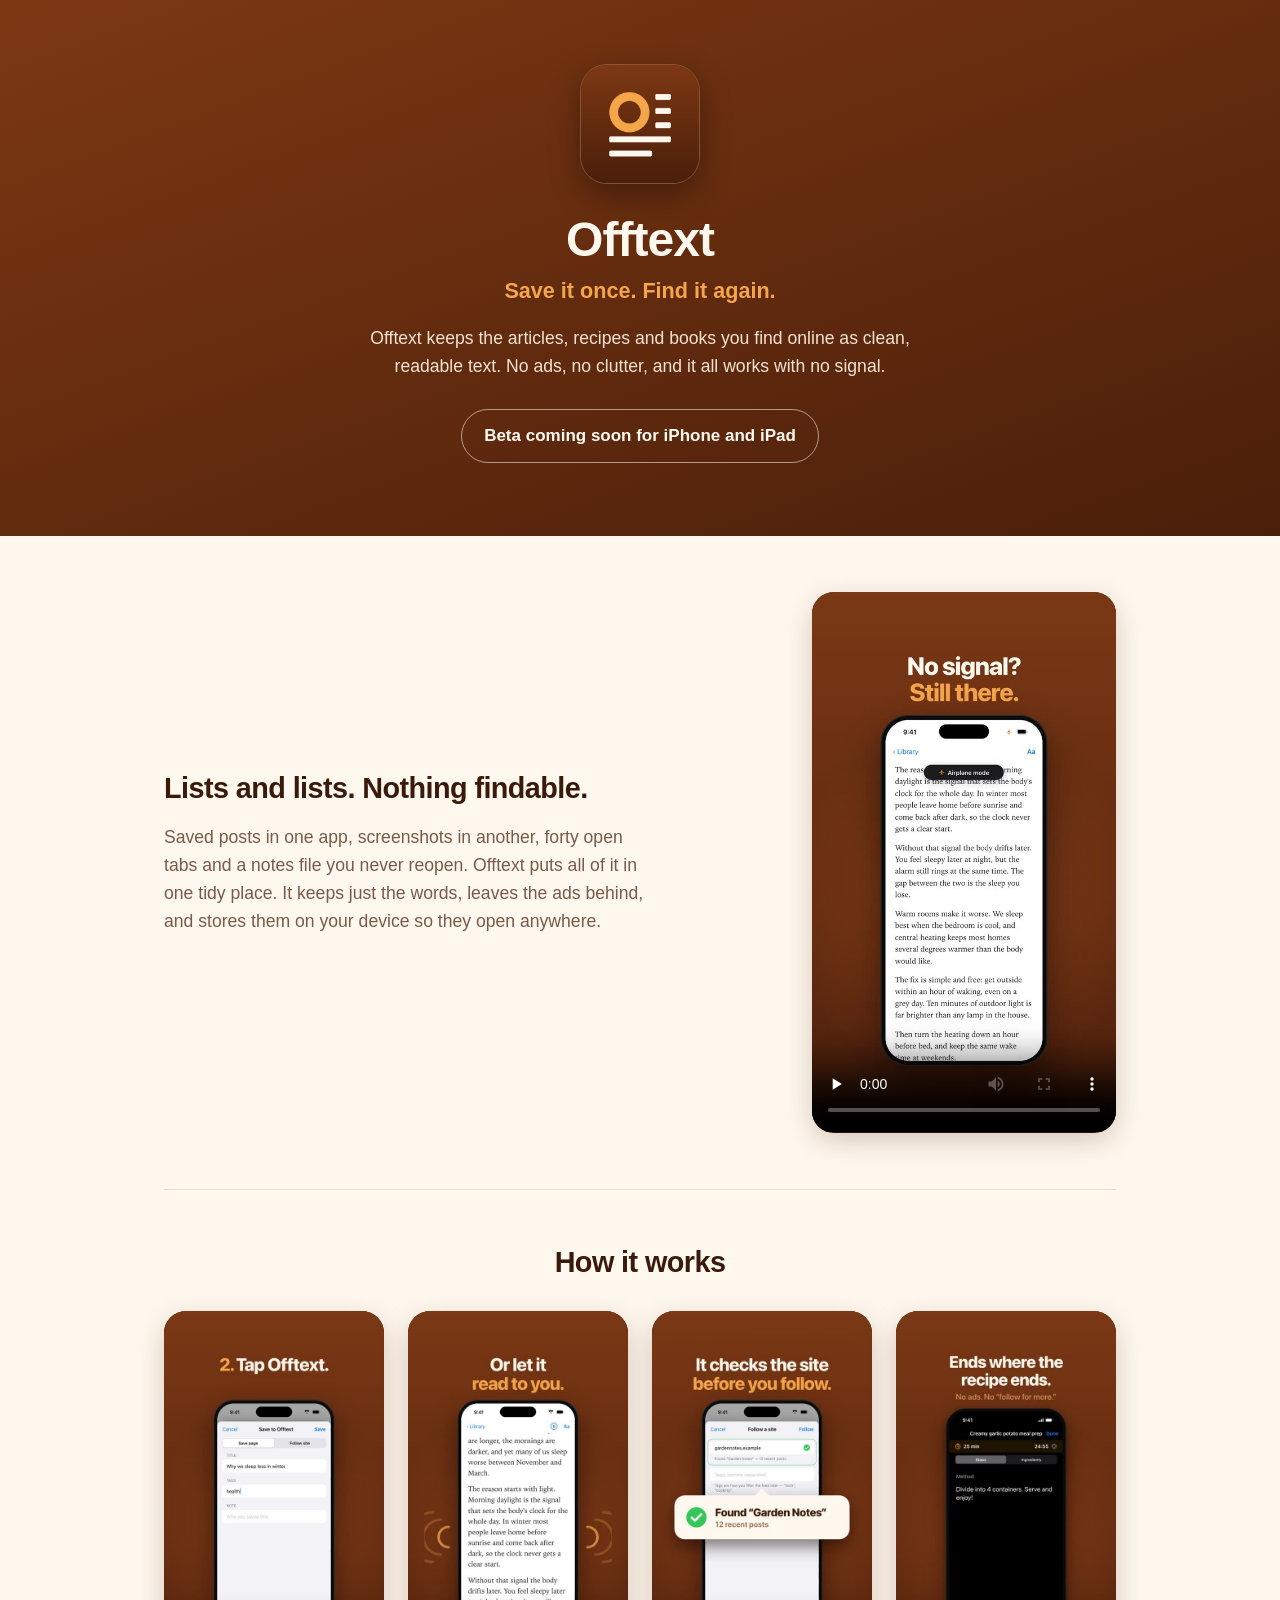
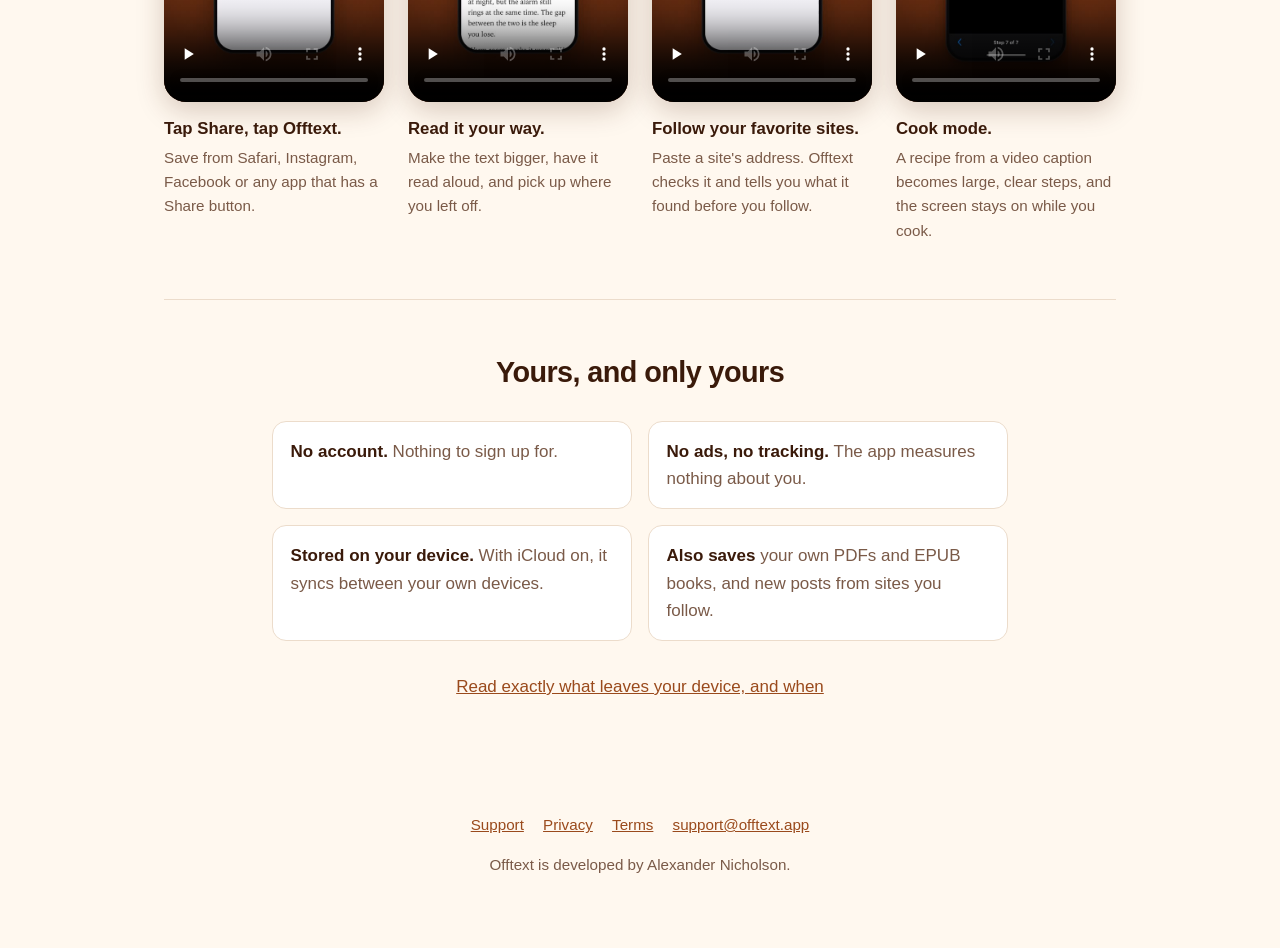
<file: index.html>
<!doctype html>
<html lang="en"><head>
<meta charset="utf-8"><meta name="viewport" content="width=device-width, initial-scale=1">
<title>Offtext — Save it once. Find it again.</title>
<meta name="description" content="Offtext saves articles, recipes and books as clean text you can read any time, even with no signal. No account, no ads, no tracking.">
<meta property="og:title" content="Offtext — Save it once. Find it again.">
<meta property="og:description" content="Save articles, recipes and books as clean text you can read any time, even with no signal.">
<meta property="og:image" content="https://offtext.app/media/icon.png">
<meta property="og:url" content="https://offtext.app/">
<meta name="theme-color" content="#4A1F0A">
<link rel="icon" href="media/favicon.png"><link rel="apple-touch-icon" href="media/touch-icon.png">
<link rel="stylesheet" href="home.css">
</head><body>

<header class="hero">
  <img class="icon" src="media/icon.png" width="120" height="120" alt="Offtext app icon">
  <h1>Offtext</h1>
  <p class="tagline">Save it once. Find it again.</p>
  <p class="lede">Offtext keeps the articles, recipes and books you find online as clean,
  readable text. No ads, no clutter, and it all works with no signal.</p>
  <p><span class="button soon">Beta coming soon for iPhone and iPad</span></p>
</header>

<main>
<section class="story">
  <div class="copy">
    <h2>Lists and lists. Nothing findable.</h2>
    <p>Saved posts in one app, screenshots in another, forty open tabs and a notes file you
    never reopen. Offtext puts all of it in one tidy place. It keeps just the words, leaves the
    ads behind, and stores them on your device so they open anywhere.</p>
  </div>
  <video controls playsinline preload="none" poster="media/what-it-is.jpg" src="media/what-it-is.mp4" aria-label="What Offtext is"></video>
</section>

<section>
  <h2 class="center">How it works</h2>
  <div class="grid">
    <figure>
      <video controls playsinline preload="none" poster="media/how-to-save.jpg" src="media/how-to-save.mp4" aria-label="How to save something"></video>
      <figcaption><strong>Tap Share, tap Offtext.</strong> Save from Safari, Instagram, Facebook or any app that has a Share button.</figcaption>
    </figure>
    <figure>
      <video controls playsinline preload="none" poster="media/reading-your-way.jpg" src="media/reading-your-way.mp4" aria-label="Reading your way"></video>
      <figcaption><strong>Read it your way.</strong> Make the text bigger, have it read aloud, and pick up where you left off.</figcaption>
    </figure>
    <figure>
      <video controls playsinline preload="none" poster="media/feeds.jpg" src="media/feeds.mp4" aria-label="Following a site"></video>
      <figcaption><strong>Follow your favorite sites.</strong> Paste a site's address. Offtext checks it and tells you what it found before you follow.</figcaption>
    </figure>
    <figure>
      <video controls playsinline preload="none" poster="media/cook-mode.jpg" src="media/cook-mode.mp4" aria-label="Cook mode"></video>
      <figcaption><strong>Cook mode.</strong> A recipe from a video caption becomes large, clear steps, and the screen stays on while you cook.</figcaption>
    </figure>
  </div>
</section>

<section class="promise">
  <h2 class="center">Yours, and only yours</h2>
  <ul>
    <li><strong>No account.</strong> Nothing to sign up for.</li>
    <li><strong>No ads, no tracking.</strong> The app measures nothing about you.</li>
    <li><strong>Stored on your device.</strong> With iCloud on, it syncs between your own devices.</li>
    <li><strong>Also saves</strong> your own PDFs and EPUB books, and new posts from sites you follow.</li>
  </ul>
  <p class="center"><a href="privacy.html">Read exactly what leaves your device, and when</a></p>
</section>
</main>

<footer>
  <nav><a href="support.html">Support</a><a href="privacy.html">Privacy</a><a href="terms.html">Terms</a><a href="mailto:support@offtext.app">support@offtext.app</a></nav>
  <p>Offtext is developed by Alexander Nicholson.</p>
</footer>
</body></html>
</file>
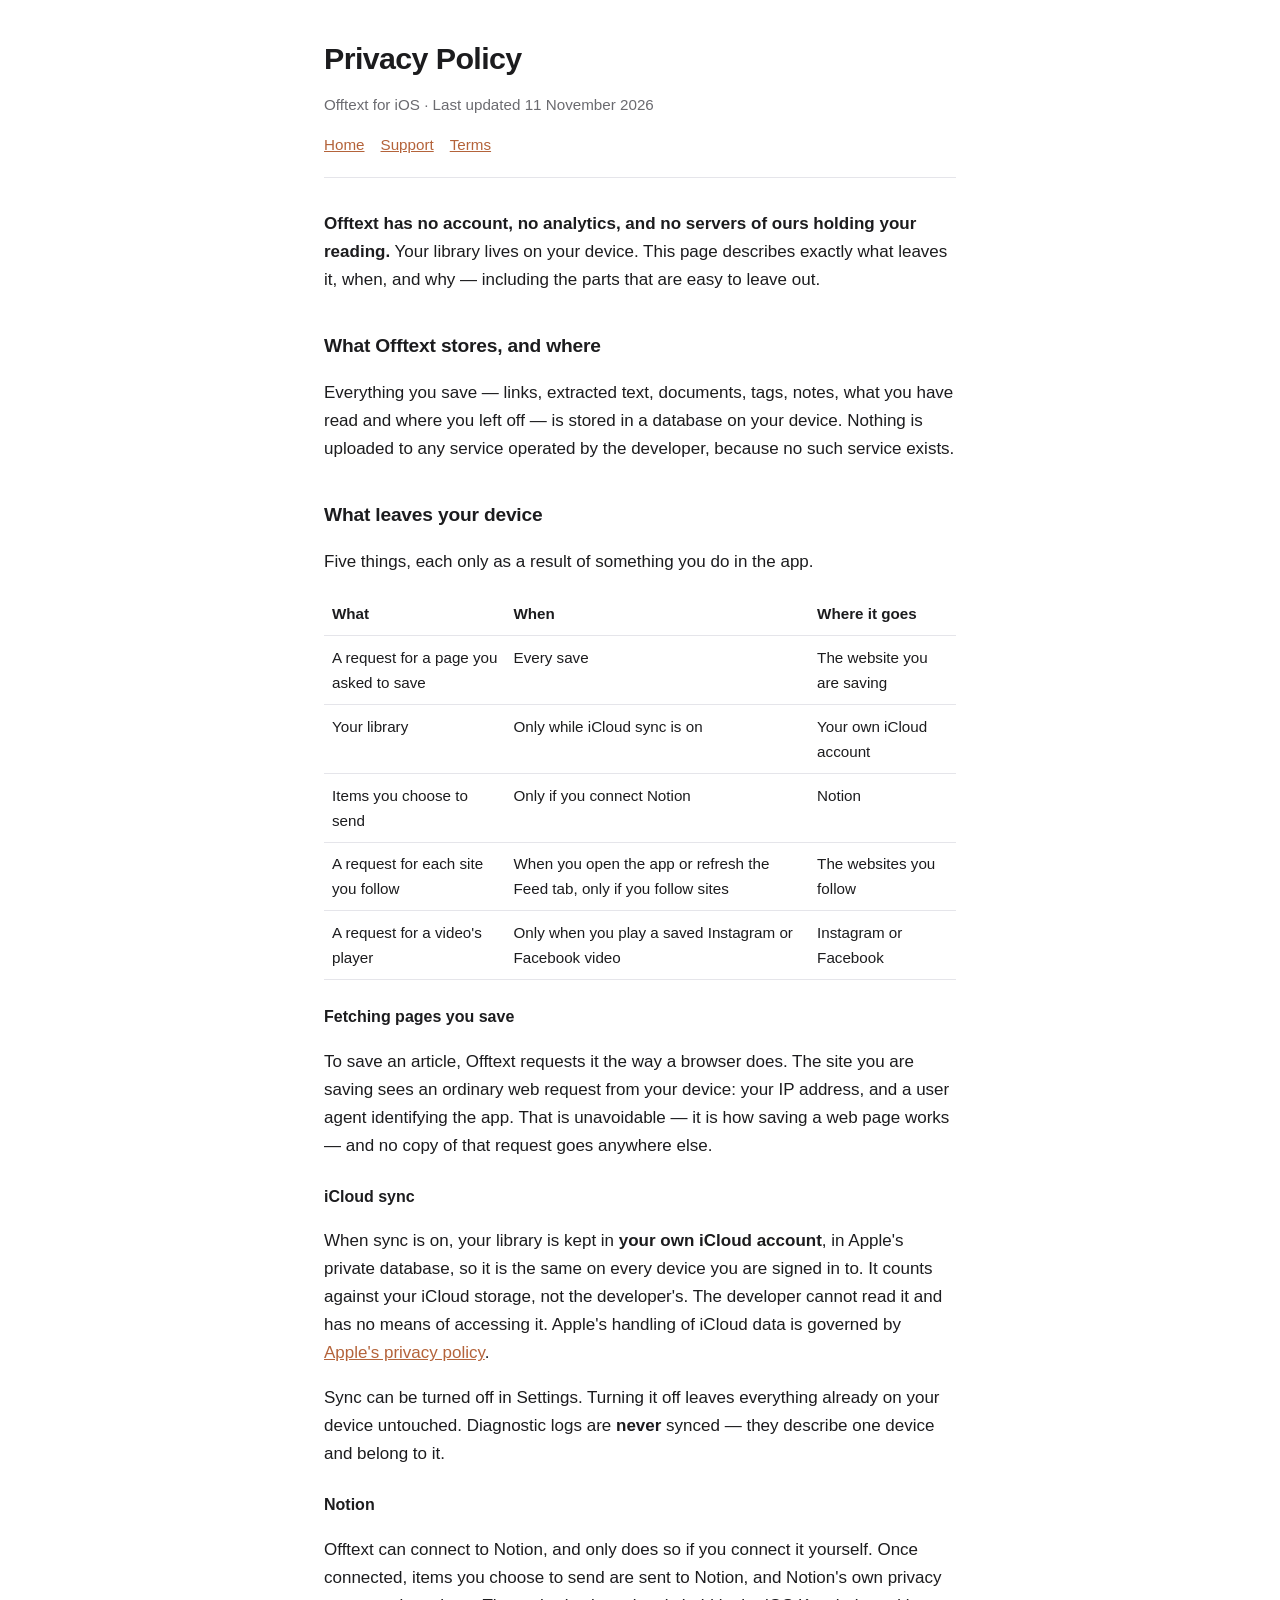
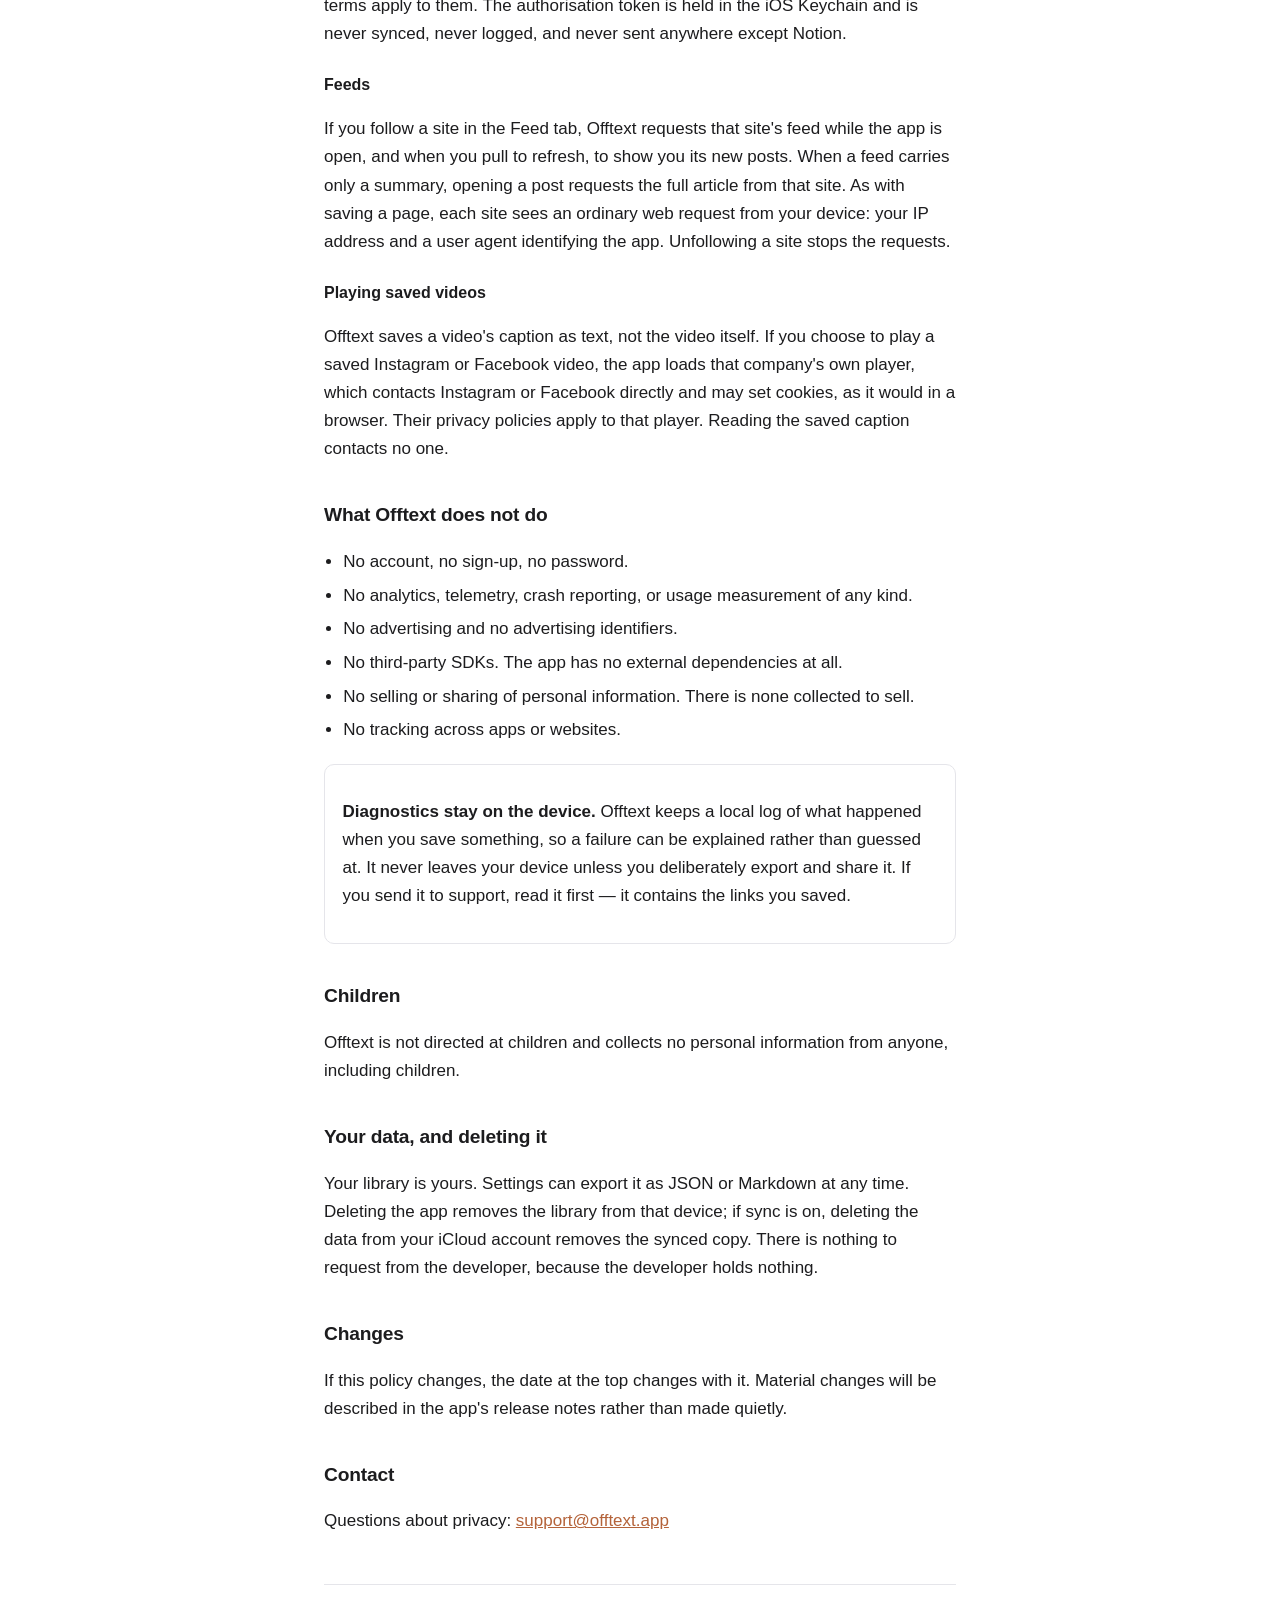
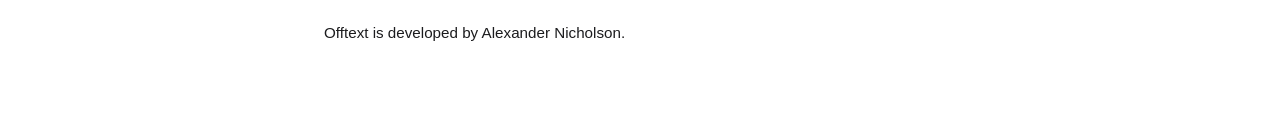
<file: privacy.html>
<!doctype html>
<html lang="en"><head>
<meta charset="utf-8"><meta name="viewport" content="width=device-width, initial-scale=1">
<title>Offtext — Privacy Policy</title><link rel="stylesheet" href="style.css">
</head><body>
<header>
<h1>Privacy Policy</h1>
<p class="muted">Offtext for iOS · Last updated 11 November 2026</p>
<nav class="muted"><a href="index.html">Home</a><a href="support.html">Support</a><a href="terms.html">Terms</a></nav>
</header>

<p><strong>Offtext has no account, no analytics, and no servers of ours holding your
reading.</strong> Your library lives on your device. This page describes exactly what
leaves it, when, and why — including the parts that are easy to leave out.</p>

<h2>What Offtext stores, and where</h2>
<p>Everything you save — links, extracted text, documents, tags, notes, what you have read
and where you left off — is stored in a database on your device. Nothing is uploaded to any
service operated by the developer, because no such service exists.</p>

<h2>What leaves your device</h2>
<p>Five things, each only as a result of something you do in the app.</p>

<table>
<tr><th>What</th><th>When</th><th>Where it goes</th></tr>
<tr><td>A request for a page you asked to save</td><td>Every save</td><td>The website you are saving</td></tr>
<tr><td>Your library</td><td>Only while iCloud sync is on</td><td>Your own iCloud account</td></tr>
<tr><td>Items you choose to send</td><td>Only if you connect Notion</td><td>Notion</td></tr>
<tr><td>A request for each site you follow</td><td>When you open the app or refresh the Feed tab, only if you follow sites</td><td>The websites you follow</td></tr>
<tr><td>A request for a video's player</td><td>Only when you play a saved Instagram or Facebook video</td><td>Instagram or Facebook</td></tr>
</table>

<h3>Fetching pages you save</h3>
<p>To save an article, Offtext requests it the way a browser does. The site you are saving
sees an ordinary web request from your device: your IP address, and a user agent
identifying the app. That is unavoidable — it is how saving a web page works — and no
copy of that request goes anywhere else.</p>

<h3>iCloud sync</h3>
<p>When sync is on, your library is kept in <strong>your own iCloud account</strong>, in
Apple's private database, so it is the same on every device you are signed in to. It counts
against your iCloud storage, not the developer's. The developer cannot read it and has no
means of accessing it. Apple's handling of iCloud data is governed by
<a href="https://www.apple.com/legal/privacy/">Apple's privacy policy</a>.</p>
<p>Sync can be turned off in Settings. Turning it off leaves everything already on your
device untouched. Diagnostic logs are <strong>never</strong> synced — they describe one
device and belong to it.</p>

<h3>Notion</h3>
<p>Offtext can connect to Notion, and only does so if you connect it yourself. Once
connected, items you choose to send are sent to Notion, and Notion's own privacy terms
apply to them. The authorisation token is held in the iOS Keychain and is never synced,
never logged, and never sent anywhere except Notion.</p>

<h3>Feeds</h3>
<p>If you follow a site in the Feed tab, Offtext requests that site's feed while the app is
open, and when you pull to refresh, to show you its new posts. When a feed carries only a
summary, opening a post requests the full article from that site. As with saving a page,
each site sees an ordinary web request from your device: your IP address and a user agent
identifying the app. Unfollowing a site stops the requests.</p>

<h3>Playing saved videos</h3>
<p>Offtext saves a video's caption as text, not the video itself. If you choose to play a
saved Instagram or Facebook video, the app loads that company's own player, which contacts
Instagram or Facebook directly and may set cookies, as it would in a browser. Their privacy
policies apply to that player. Reading the saved caption contacts no one.</p>

<h2>What Offtext does not do</h2>
<ul>
<li>No account, no sign-up, no password.</li>
<li>No analytics, telemetry, crash reporting, or usage measurement of any kind.</li>
<li>No advertising and no advertising identifiers.</li>
<li>No third-party SDKs. The app has no external dependencies at all.</li>
<li>No selling or sharing of personal information. There is none collected to sell.</li>
<li>No tracking across apps or websites.</li>
</ul>

<div class="box">
<p><strong>Diagnostics stay on the device.</strong> Offtext keeps a local log of what
happened when you save something, so a failure can be explained rather than guessed at. It
never leaves your device unless you deliberately export and share it. If you send it to
support, read it first — it contains the links you saved.</p>
</div>

<h2>Children</h2>
<p>Offtext is not directed at children and collects no personal information from anyone,
including children.</p>

<h2>Your data, and deleting it</h2>
<p>Your library is yours. Settings can export it as JSON or Markdown at any time. Deleting
the app removes the library from that device; if sync is on, deleting the data from your
iCloud account removes the synced copy. There is nothing to request from the developer,
because the developer holds nothing.</p>

<h2>Changes</h2>
<p>If this policy changes, the date at the top changes with it. Material changes will be
described in the app's release notes rather than made quietly.</p>

<h2>Contact</h2>
<p>Questions about privacy: <a href="mailto:support@offtext.app">support@offtext.app</a></p>

<footer class="muted"><p>Offtext is developed by Alexander Nicholson.</p></footer>
</body></html>
</file>
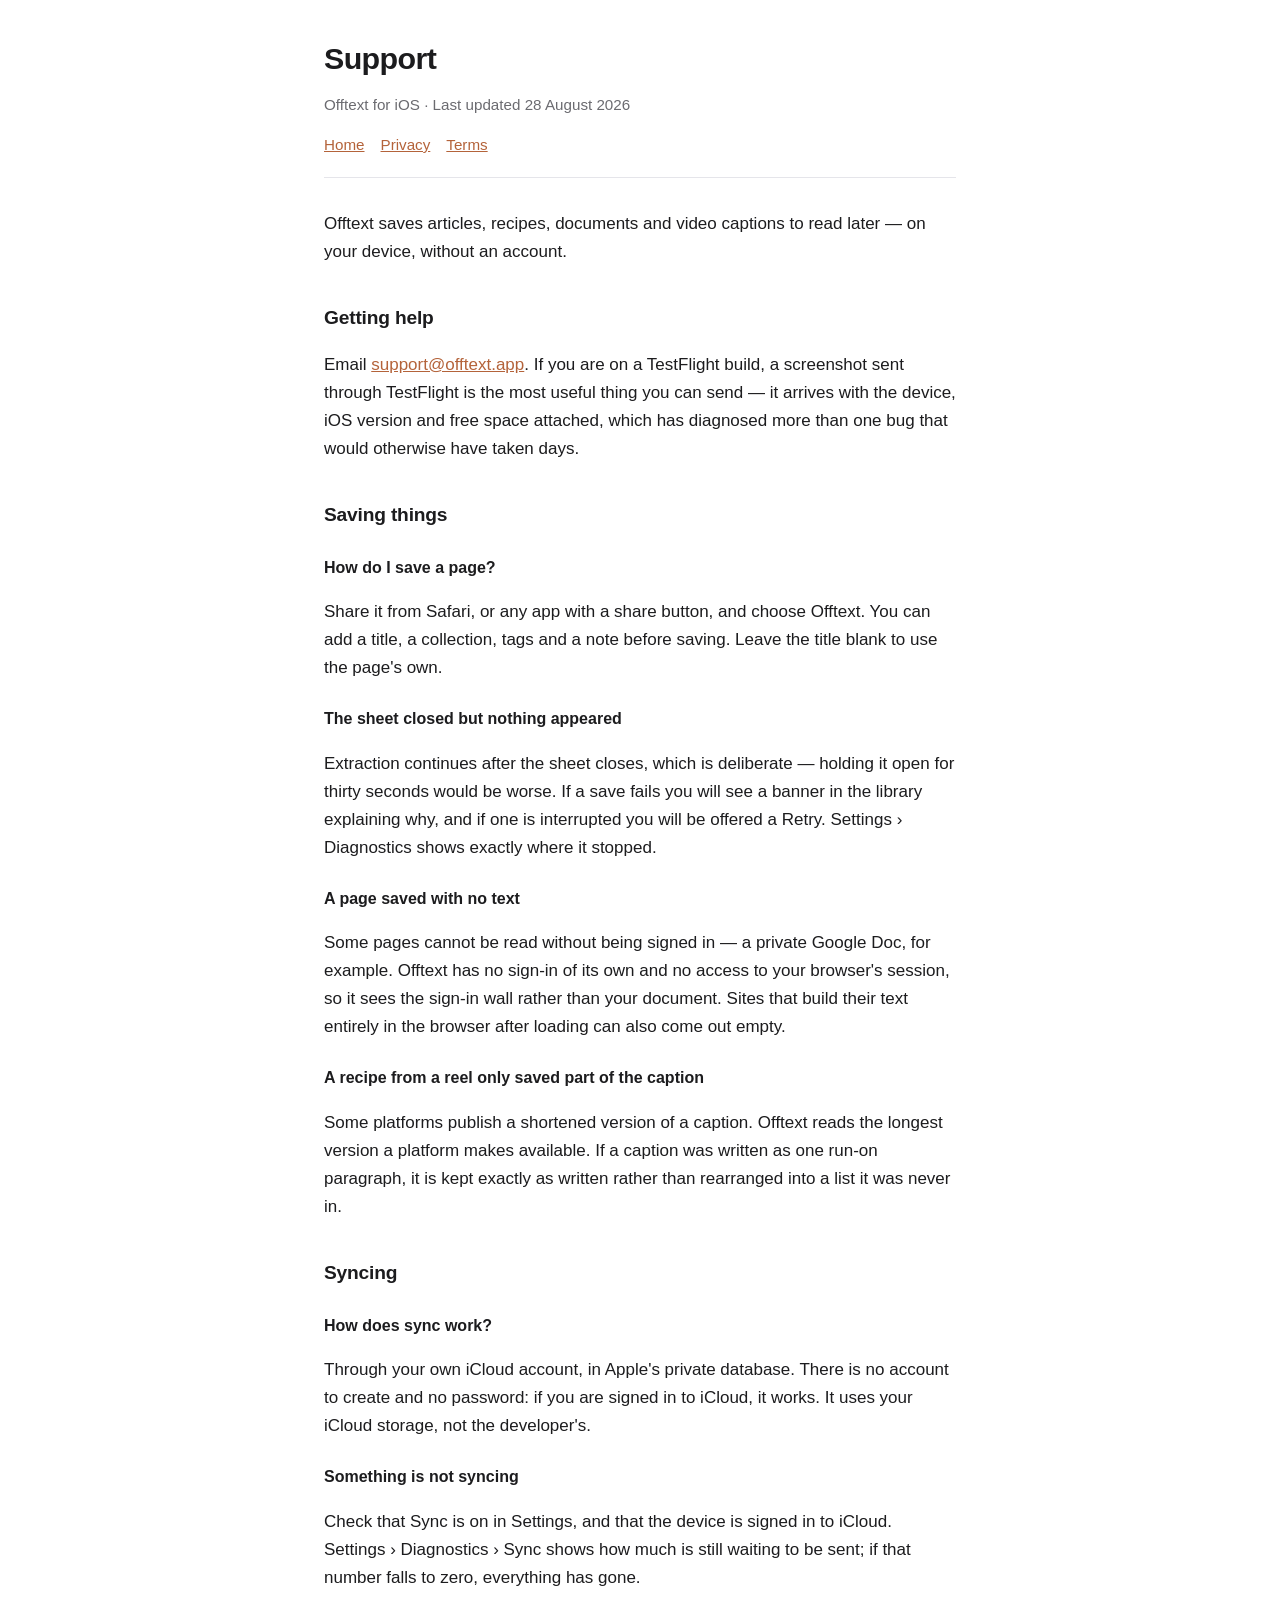
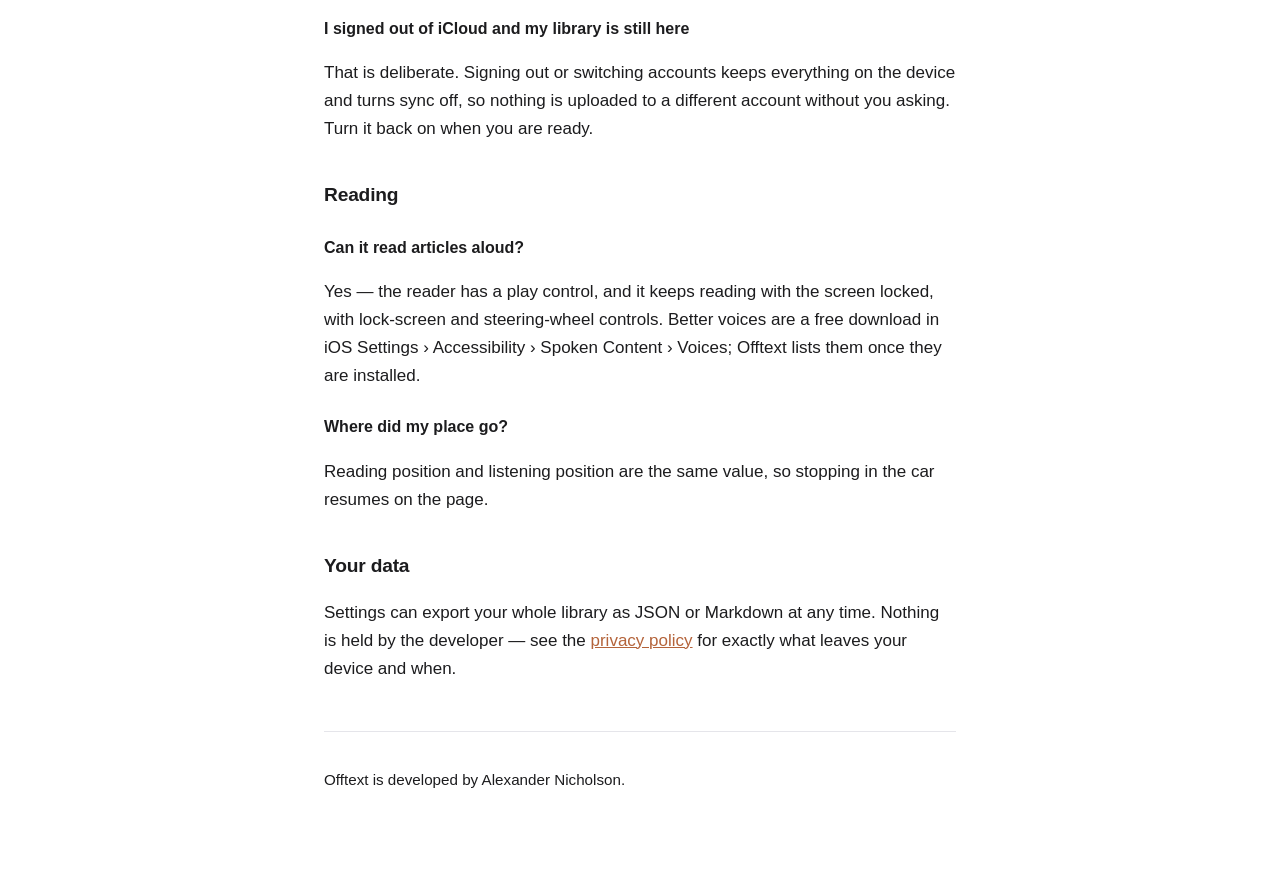
<file: support.html>
<!doctype html>
<html lang="en"><head>
<meta charset="utf-8"><meta name="viewport" content="width=device-width, initial-scale=1">
<title>Offtext — Support</title><link rel="stylesheet" href="style.css">
</head><body>
<header>
<h1>Support</h1>
<p class="muted">Offtext for iOS · Last updated 28 August 2026</p>
<nav class="muted"><a href="index.html">Home</a><a href="privacy.html">Privacy</a><a href="terms.html">Terms</a></nav>
</header>

<p>Offtext saves articles, recipes, documents and video captions to read later — on your
device, without an account.</p>

<h2>Getting help</h2>
<p>Email <a href="mailto:support@offtext.app">support@offtext.app</a>.
If you are on a TestFlight build, a screenshot sent through TestFlight is the most useful
thing you can send — it arrives with the device, iOS version and free space attached, which
has diagnosed more than one bug that would otherwise have taken days.</p>

<h2>Saving things</h2>
<h3>How do I save a page?</h3>
<p>Share it from Safari, or any app with a share button, and choose Offtext. You can add a
title, a collection, tags and a note before saving. Leave the title blank to use the page's
own.</p>

<h3>The sheet closed but nothing appeared</h3>
<p>Extraction continues after the sheet closes, which is deliberate — holding it open for
thirty seconds would be worse. If a save fails you will see a banner in the library
explaining why, and if one is interrupted you will be offered a Retry. Settings &rsaquo;
Diagnostics shows exactly where it stopped.</p>

<h3>A page saved with no text</h3>
<p>Some pages cannot be read without being signed in — a private Google Doc, for example.
Offtext has no sign-in of its own and no access to your browser's session, so it sees the
sign-in wall rather than your document. Sites that build their text entirely in the browser
after loading can also come out empty.</p>

<h3>A recipe from a reel only saved part of the caption</h3>
<p>Some platforms publish a shortened version of a caption. Offtext reads the longest
version a platform makes available. If a caption was written as one run-on paragraph, it is
kept exactly as written rather than rearranged into a list it was never in.</p>

<h2>Syncing</h2>
<h3>How does sync work?</h3>
<p>Through your own iCloud account, in Apple's private database. There is no account to
create and no password: if you are signed in to iCloud, it works. It uses your iCloud
storage, not the developer's.</p>

<h3>Something is not syncing</h3>
<p>Check that Sync is on in Settings, and that the device is signed in to iCloud. Settings
&rsaquo; Diagnostics &rsaquo; Sync shows how much is still waiting to be sent; if that
number falls to zero, everything has gone.</p>

<h3>I signed out of iCloud and my library is still here</h3>
<p>That is deliberate. Signing out or switching accounts keeps everything on the device and
turns sync off, so nothing is uploaded to a different account without you asking. Turn it
back on when you are ready.</p>

<h2>Reading</h2>
<h3>Can it read articles aloud?</h3>
<p>Yes — the reader has a play control, and it keeps reading with the screen locked, with
lock-screen and steering-wheel controls. Better voices are a free download in iOS Settings
&rsaquo; Accessibility &rsaquo; Spoken Content &rsaquo; Voices; Offtext lists them once
they are installed.</p>

<h3>Where did my place go?</h3>
<p>Reading position and listening position are the same value, so stopping in the car
resumes on the page.</p>

<h2>Your data</h2>
<p>Settings can export your whole library as JSON or Markdown at any time. Nothing is held
by the developer — see the <a href="privacy.html">privacy policy</a> for exactly what
leaves your device and when.</p>

<footer class="muted"><p>Offtext is developed by Alexander Nicholson.</p></footer>
</body></html>
</file>
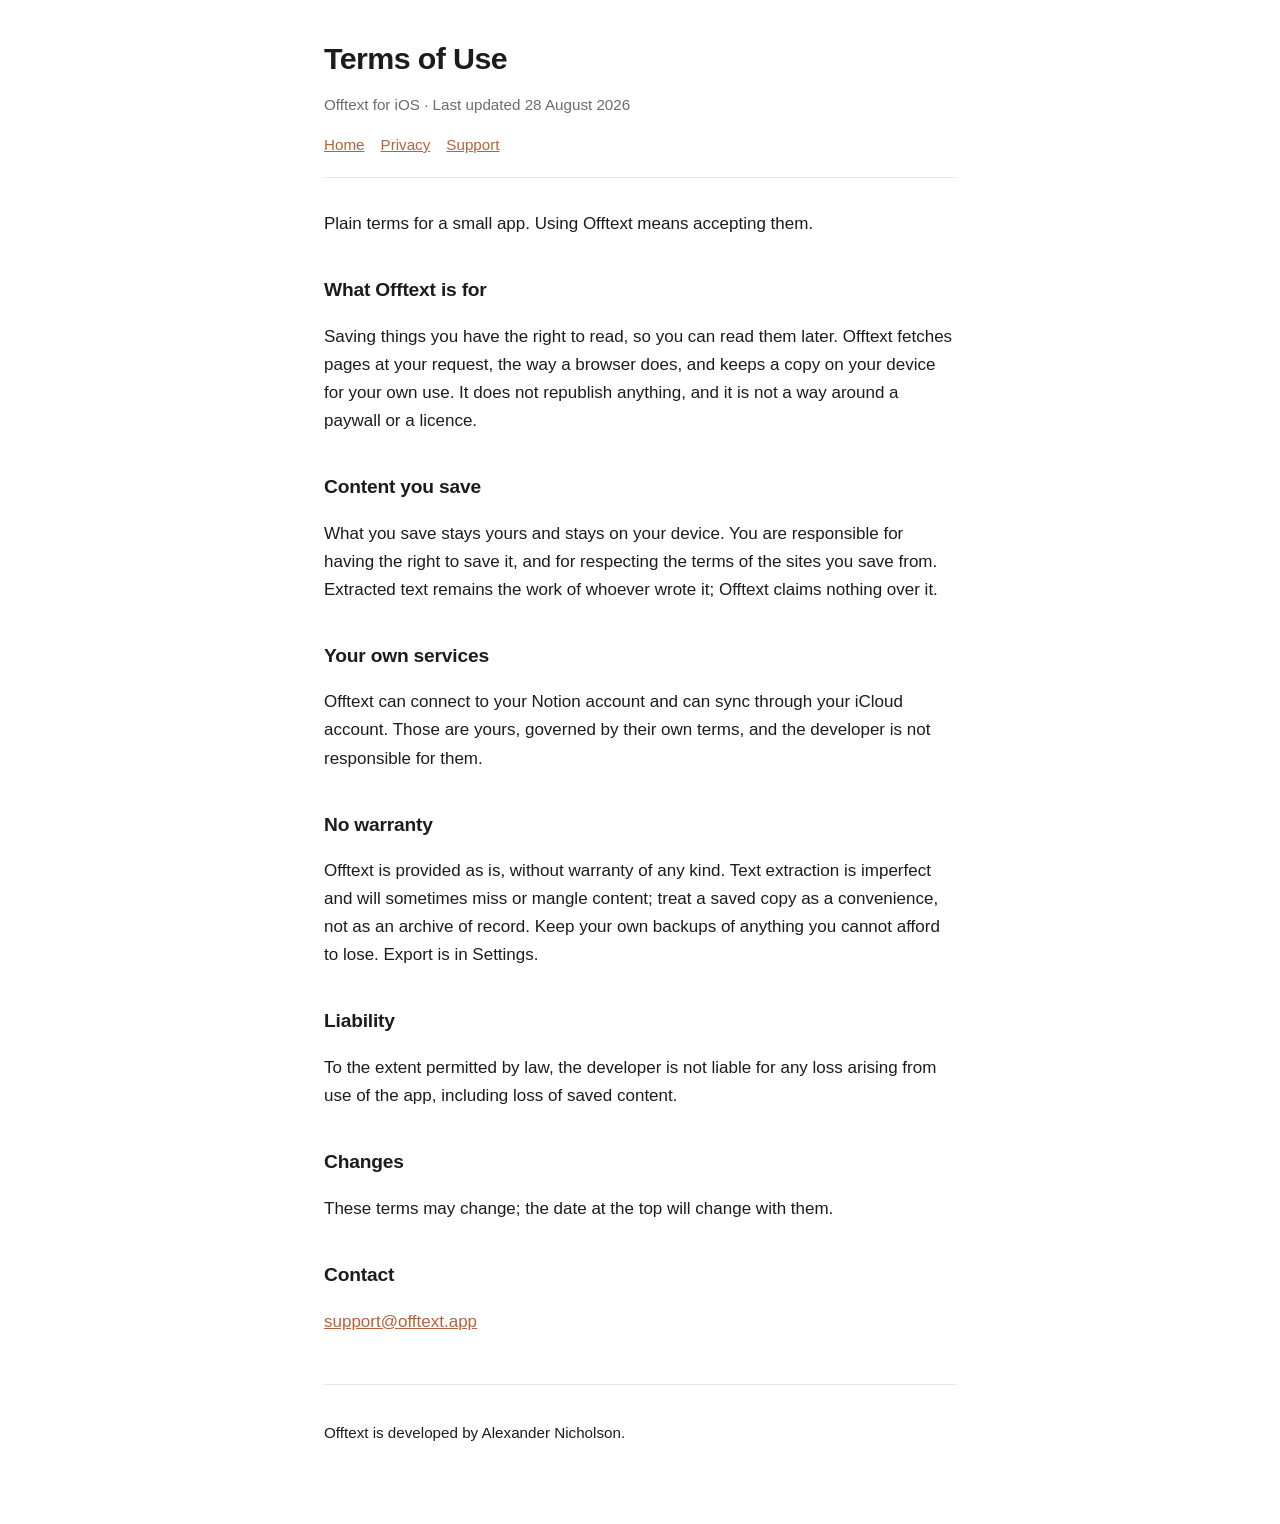
<file: terms.html>
<!doctype html>
<html lang="en"><head>
<meta charset="utf-8"><meta name="viewport" content="width=device-width, initial-scale=1">
<title>Offtext — Terms of Use</title><link rel="stylesheet" href="style.css">
</head><body>
<header>
<h1>Terms of Use</h1>
<p class="muted">Offtext for iOS · Last updated 28 August 2026</p>
<nav class="muted"><a href="index.html">Home</a><a href="privacy.html">Privacy</a><a href="support.html">Support</a></nav>
</header>

<p>Plain terms for a small app. Using Offtext means accepting them.</p>

<h2>What Offtext is for</h2>
<p>Saving things you have the right to read, so you can read them later. Offtext fetches
pages at your request, the way a browser does, and keeps a copy on your device for your own
use. It does not republish anything, and it is not a way around a paywall or a licence.</p>

<h2>Content you save</h2>
<p>What you save stays yours and stays on your device. You are responsible for having the
right to save it, and for respecting the terms of the sites you save from. Extracted text
remains the work of whoever wrote it; Offtext claims nothing over it.</p>

<h2>Your own services</h2>
<p>Offtext can connect to your Notion account and can sync through your iCloud account.
Those are yours, governed by their own terms, and the developer is not responsible for them.</p>

<h2>No warranty</h2>
<p>Offtext is provided as is, without warranty of any kind. Text extraction is imperfect
and will sometimes miss or mangle content; treat a saved copy as a convenience, not as an
archive of record. Keep your own backups of anything you cannot afford to lose. Export is
in Settings.</p>

<h2>Liability</h2>
<p>To the extent permitted by law, the developer is not liable for any loss arising from
use of the app, including loss of saved content.</p>

<h2>Changes</h2>
<p>These terms may change; the date at the top will change with them.</p>

<h2>Contact</h2>
<p><a href="mailto:support@offtext.app">support@offtext.app</a></p>

<footer class="muted"><p>Offtext is developed by Alexander Nicholson.</p></footer>
</body></html>
</file>
<file: home.css>
:root {
  --bg: #FFF8EF; --card: #ffffff; --fg: #3a1a0a; --muted: #7a5a48;
  --rule: #ecdccb; --brand: #7D3813; --deep: #4A1F0A; --amber: #F5A54A; --link: #9a4a1c;
}
@media (prefers-color-scheme: dark) {
  :root { --bg: #1d0e06; --card: #2a150a; --fg: #FFF8EF; --muted: #d3b9a5; --rule: #45261a; --link: #F5A54A; }
}
* { box-sizing: border-box; }
body {
  margin: 0; background: var(--bg); color: var(--fg);
  font: 17px/1.6 -apple-system, BlinkMacSystemFont, "Segoe UI", Helvetica, Arial, sans-serif;
}
a { color: var(--link); }
h1, h2 { letter-spacing: -0.02em; line-height: 1.15; margin: 0; }
.center { text-align: center; }

.hero {
  text-align: center; padding: 4rem 1.25rem 3.5rem; color: #FFF8EF;
  background: linear-gradient(160deg, var(--brand), var(--deep));
}
.hero .icon { border-radius: 27px; box-shadow: 0 10px 30px rgba(0,0,0,.35); border: 1px solid rgba(255,248,239,.18); }
.hero h1 { font-size: 3rem; margin-top: 1.25rem; }
.tagline { font-size: 1.35rem; color: var(--amber); margin: .4rem 0 1rem; font-weight: 600; }
.lede { max-width: 34rem; margin: 0 auto 1.75rem; font-size: 1.1rem; color: #f3e3d2; }
.button {
  display: inline-block; padding: .8rem 1.4rem; border-radius: 999px; font-weight: 600;
  background: var(--amber); color: #4A1F0A; text-decoration: none;
}
.button.soon { background: transparent; color: #FFF8EF; border: 1.5px solid rgba(255,248,239,.55); }

main { max-width: 62rem; margin: 0 auto; padding: 0 1.25rem; }
section { padding: 3.5rem 0; border-bottom: 1px solid var(--rule); }
section:last-child { border-bottom: 0; }
h2 { font-size: 1.8rem; margin-bottom: 1rem; }

video {
  width: 100%; aspect-ratio: 9 / 16; display: block; background: #2a150a;
  border-radius: 22px; box-shadow: 0 8px 28px rgba(74,31,10,.22);
}
.story { display: grid; grid-template-columns: 1fr minmax(0, 19rem); gap: 3rem; align-items: center; }
.story p { font-size: 1.1rem; color: var(--muted); max-width: 30rem; }

.grid { display: grid; grid-template-columns: repeat(4, minmax(0, 1fr)); gap: 1.5rem; margin: 2rem auto 0; }
figure { margin: 0; }
figcaption { margin-top: .9rem; font-size: .95rem; color: var(--muted); }
figcaption strong { display: block; color: var(--fg); font-size: 1.05rem; margin-bottom: .15rem; }

.promise ul {
  list-style: none; padding: 0; margin: 2rem auto; max-width: 46rem;
  display: grid; grid-template-columns: 1fr 1fr; gap: 1rem;
}
.promise li { background: var(--card); border: 1px solid var(--rule); border-radius: 14px; padding: 1rem 1.1rem; color: var(--muted); }
.promise li strong { color: var(--fg); }

footer { text-align: center; padding: 2.5rem 1.25rem 3.5rem; color: var(--muted); font-size: .95rem; }
footer nav a { margin: 0 .6rem; display: inline-block; }

@media (max-width: 860px) {
  .grid { grid-template-columns: 1fr 1fr; max-width: 34rem; }
  .story { grid-template-columns: 1fr; gap: 1.5rem; }
  .story video { max-width: 19rem; margin: 0 auto; }
}
@media (max-width: 480px) {
  .hero { padding: 3rem 1rem 2.5rem; } .hero h1 { font-size: 2.4rem; }
  main { padding: 0 1rem; } section { padding: 2.5rem 0; }
  .grid { grid-template-columns: 1fr; max-width: 19rem; } .promise ul { grid-template-columns: 1fr; }
}
</file>
<file: style.css>
:root {
  --bg: #ffffff; --fg: #1c1c1e; --muted: #6b6b70;
  --rule: #e5e5ea; --accent: #b4633a;
}
@media (prefers-color-scheme: dark) {
  :root { --bg: #131315; --fg: #ececee; --muted: #9a9aa0; --rule: #2c2c2f; --accent: #e08a5c; }
}
* { box-sizing: border-box; }
body {
  margin: 0 auto; padding: 2.5rem 1.25rem 4rem; max-width: 42rem;
  background: var(--bg); color: var(--fg);
  font: 17px/1.65 -apple-system, BlinkMacSystemFont, "Segoe UI", Helvetica, Arial, sans-serif;
}
header { border-bottom: 1px solid var(--rule); padding-bottom: 1.25rem; margin-bottom: 2rem; }
h1 { font-size: 1.9rem; line-height: 1.2; margin: 0 0 .4rem; letter-spacing: -0.02em; }
h2 { font-size: 1.2rem; margin: 2.25rem 0 .6rem; letter-spacing: -0.01em; }
h3 { font-size: 1rem; margin: 1.5rem 0 .4rem; }
p, li { color: var(--fg); }
a { color: var(--accent); }
.muted { color: var(--muted); font-size: .95rem; }
nav a { margin-right: 1rem; }
ul { padding-left: 1.2rem; }
li { margin: .35rem 0; }
table { border-collapse: collapse; width: 100%; margin: 1rem 0; font-size: .95rem; }
th, td { text-align: left; padding: .55rem .5rem; border-bottom: 1px solid var(--rule); vertical-align: top; }
th { font-weight: 600; }
.box { border: 1px solid var(--rule); border-radius: 10px; padding: 1rem 1.1rem; margin: 1.25rem 0; }
footer { margin-top: 3rem; padding-top: 1.25rem; border-top: 1px solid var(--rule); }
code { font-size: .9em; background: rgba(128,128,128,.14); padding: .1em .35em; border-radius: 4px; }
</file>
